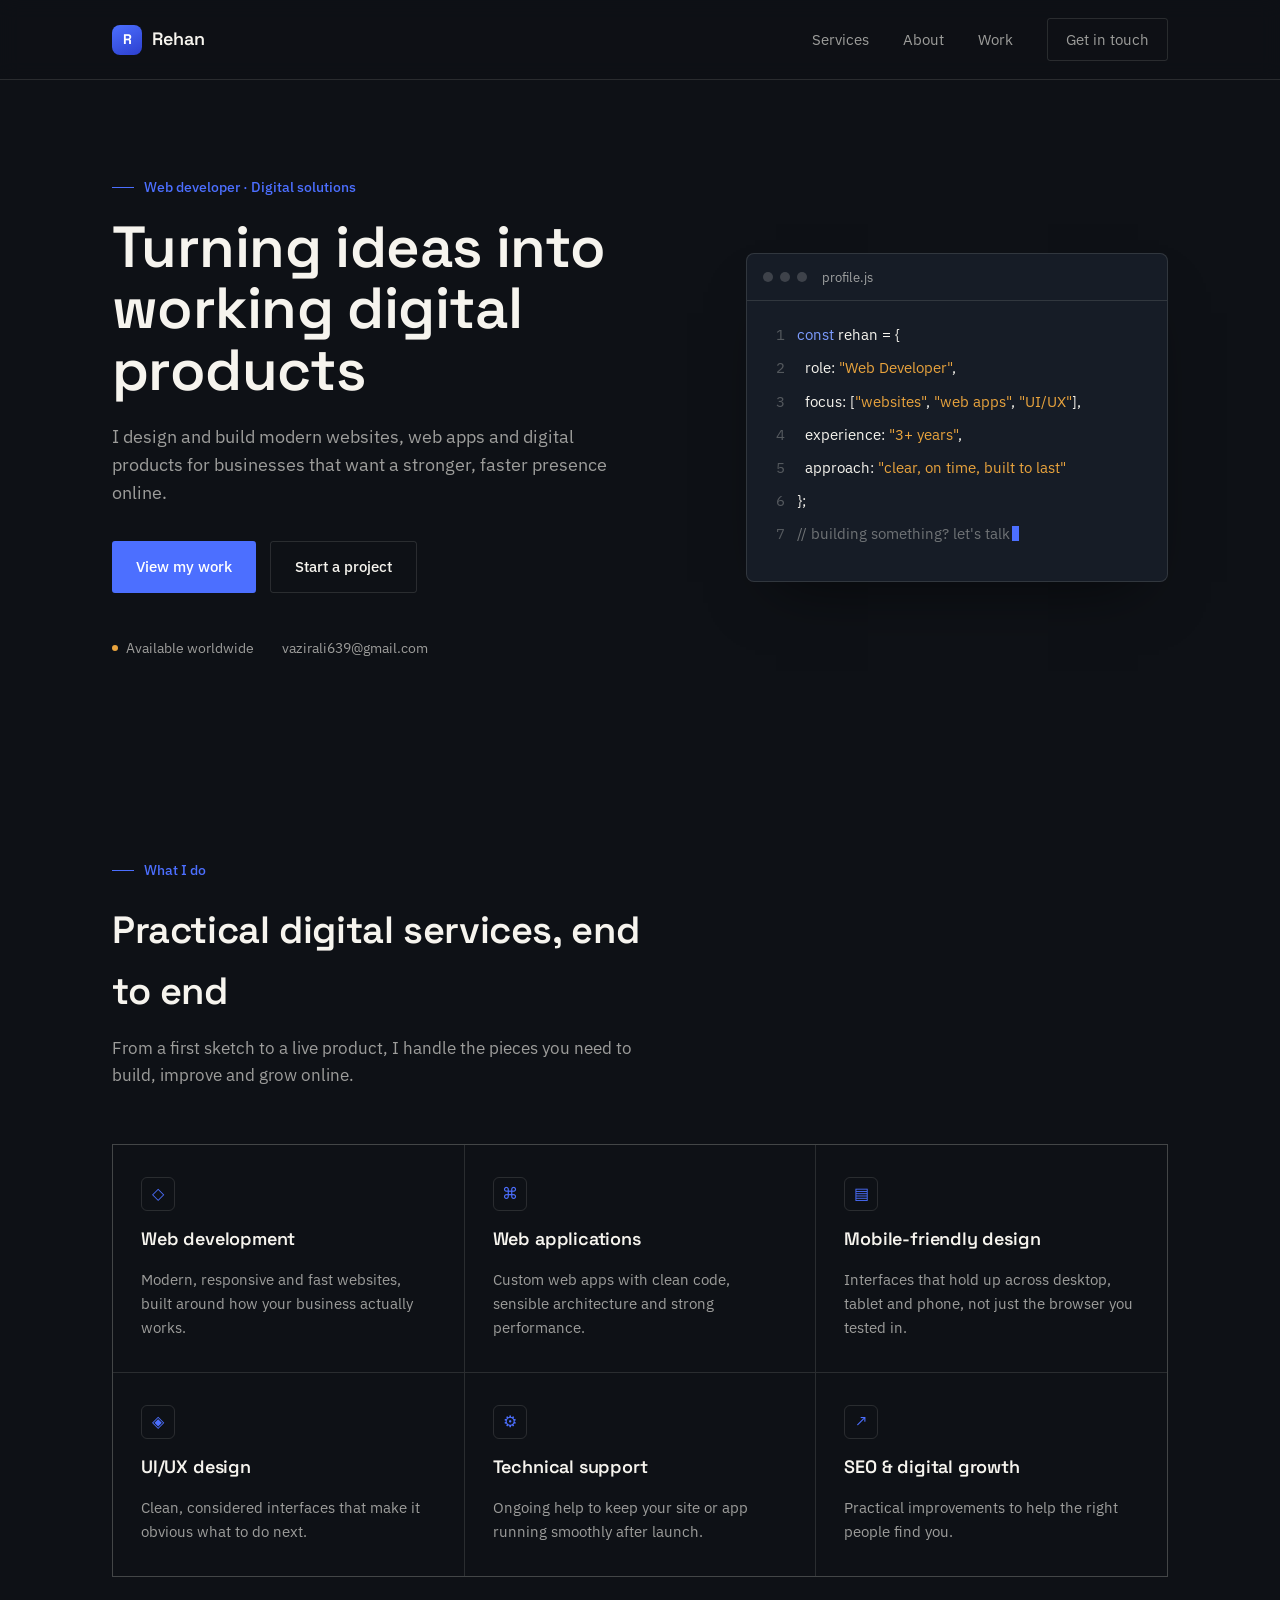
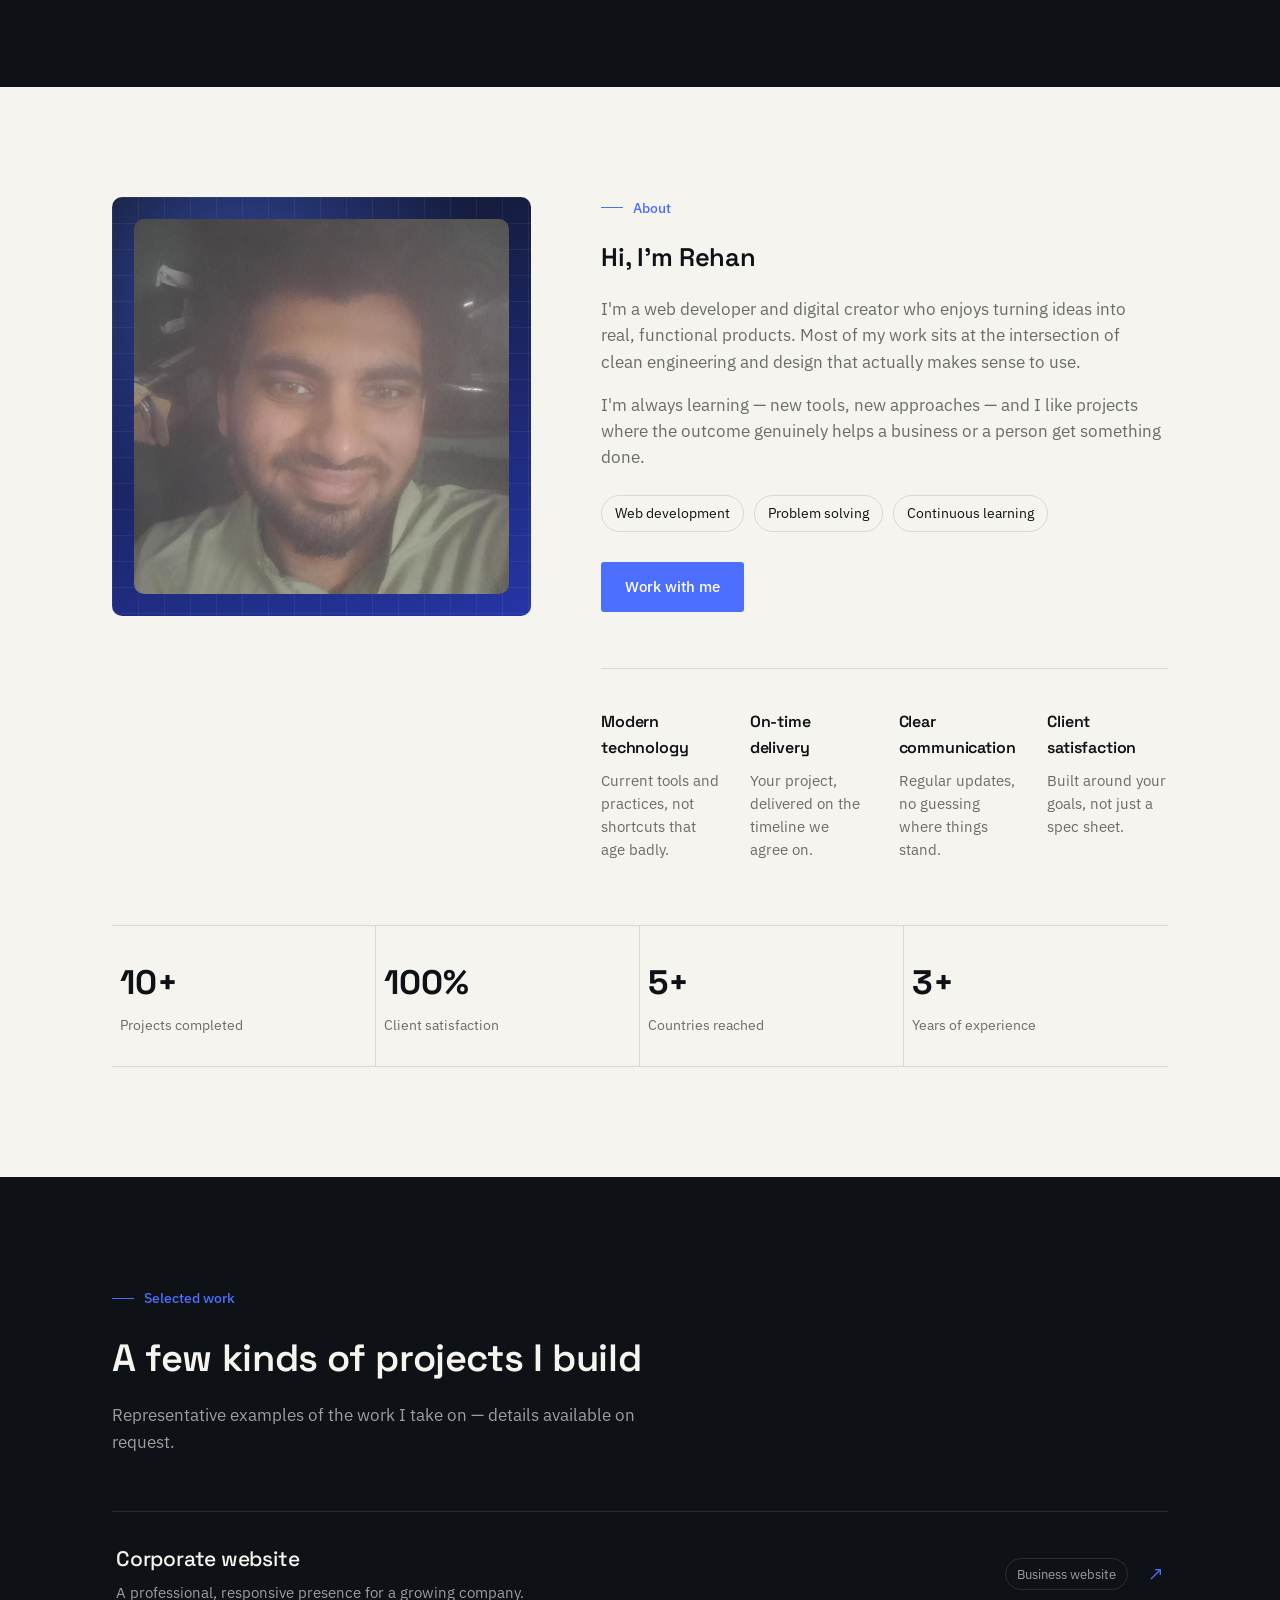
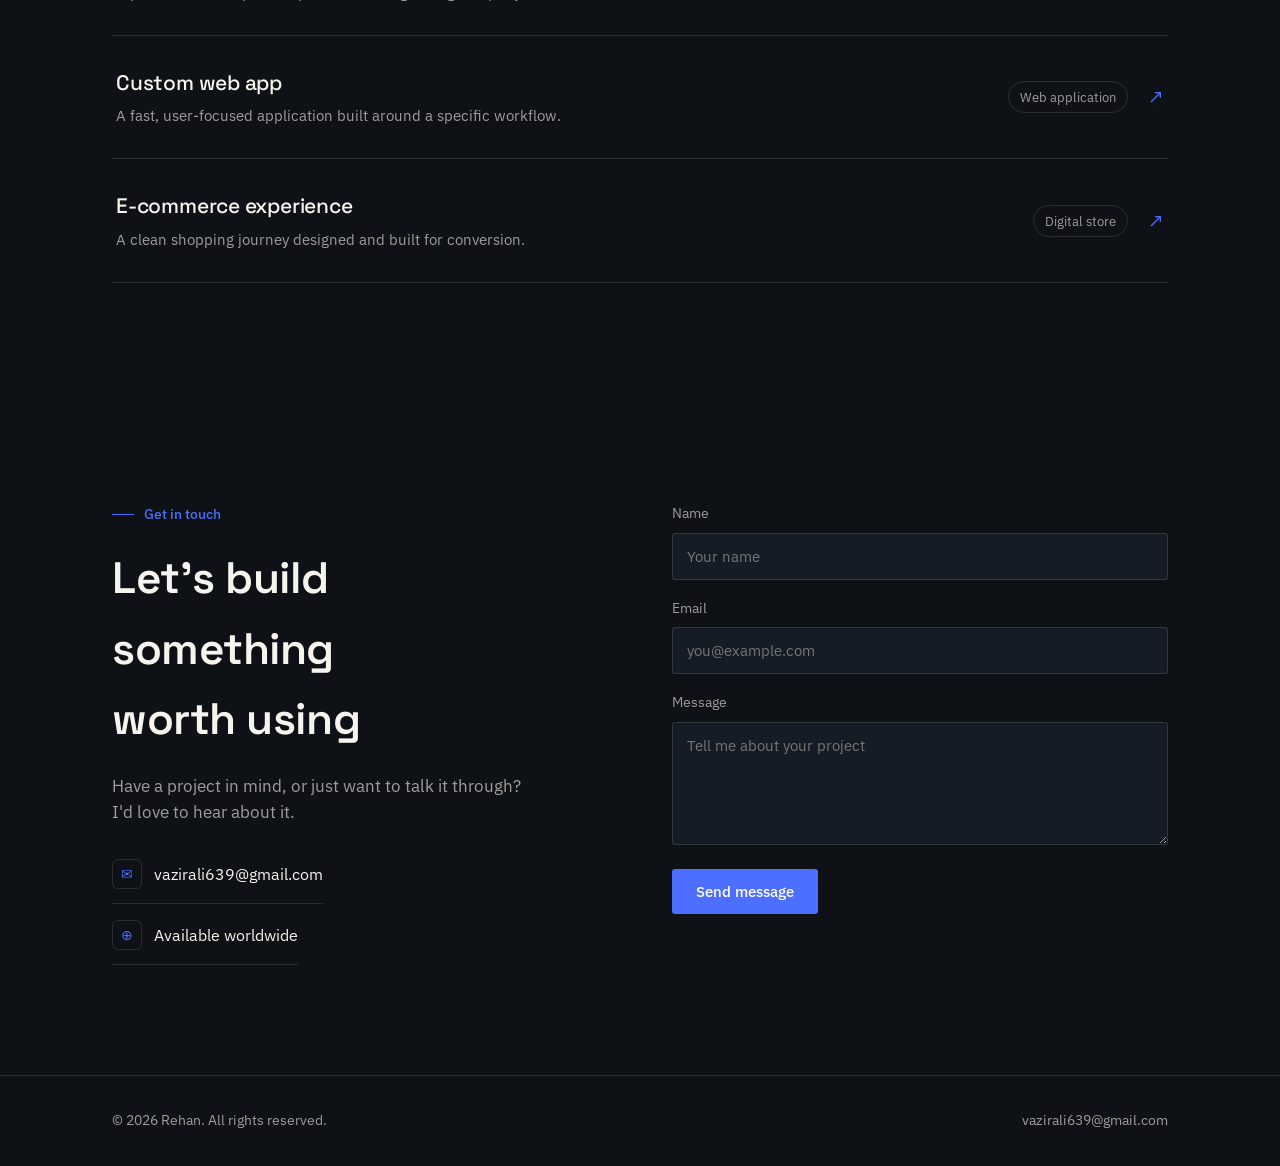
<file: index.html>
<!DOCTYPE html>
<html lang="en">
<head>
<meta charset="UTF-8">
<meta name="viewport" content="width=device-width, initial-scale=1.0">
<title>Rehan — Digital Solutions</title>
<meta name="description" content="Rehan builds modern websites, web apps and digital products for businesses that want to grow online.">
<meta name="theme-color" content="#0E1116">
<link rel="preconnect" href="https://fonts.googleapis.com">
<link rel="preconnect" href="https://fonts.gstatic.com" crossorigin>
<link href="https://fonts.googleapis.com/css2?family=Space+Grotesk:wght@400;500;600;700&family=IBM+Plex+Sans:ital,wght@0,400;0,500;0,600;1,400&display=swap" rel="stylesheet">
<style>
  :root{
    --ink:#0E1116;
    --panel:#161C26;
    --line: rgba(246,244,238,0.12);
    --paper:#F6F4EE;
    --paper-line: rgba(14,17,22,0.12);
    --cobalt:#4C6FFF;
    --amber:#E8A33D;
    --muted-dark: rgba(246,244,238,0.62);
    --muted-light: rgba(14,17,22,0.6);
    --radius: 3px;
  }
  *{box-sizing:border-box;}
  html{scroll-behavior:smooth;}
  body{
    margin:0;
    background:var(--ink);
    color:var(--paper);
    font-family:'IBM Plex Sans', sans-serif;
    font-size:17px;
    line-height:1.6;
    -webkit-font-smoothing:antialiased;
  }
  h1,h2,h3{
    font-family:'Space Grotesk', sans-serif;
    font-weight:600;
    margin:0;
    letter-spacing:-0.01em;
  }
  a{color:inherit; text-decoration:none;}
  img{max-width:100%; display:block;}
  .wrap{max-width:1120px; margin:0 auto; padding:0 32px;}
  section{padding:110px 0;}
  @media (max-width:640px){ section{padding:72px 0;} .wrap{padding:0 22px;} }

  /* Focus visibility */
  a:focus-visible, button:focus-visible{
    outline:2px solid var(--cobalt);
    outline-offset:3px;
  }

  /* ---------- NAV ---------- */
  header.site{
    position:sticky; top:0; z-index:40;
    background:rgba(14,17,22,0.86);
    backdrop-filter:blur(10px);
    border-bottom:1px solid var(--line);
  }
  .nav{
    display:flex; align-items:center; justify-content:space-between;
    padding:18px 32px; max-width:1120px; margin:0 auto;
  }
  .brand{
    display:flex; align-items:center; gap:10px;
    font-family:'Space Grotesk', sans-serif;
    font-weight:600; font-size:18px;
  }
  .brand .mark{
    width:30px; height:30px; border-radius:8px;
    background:linear-gradient(155deg, var(--cobalt), #2C3FCF);
    display:flex; align-items:center; justify-content:center;
    font-size:14px; font-weight:700; color:#fff;
  }
  .nav-links{display:flex; align-items:center; gap:34px;}
  .nav-links a{
    font-size:14.5px; color:var(--muted-dark);
    transition:color .15s ease;
  }
  .nav-links a:hover{color:var(--paper);}
  .nav-cta{
    font-size:14.5px; color:var(--paper);
    border:1px solid var(--line);
    padding:9px 18px; border-radius:var(--radius);
    transition:border-color .15s ease, background .15s ease;
    white-space:nowrap;
  }
  .nav-cta:hover{border-color:var(--cobalt); background:rgba(76,111,255,0.08);}
  .nav-toggle{display:none;}
  @media (max-width:760px){
    .nav-links a:not(.nav-cta){display:none;}
    .nav-cta{padding:8px 14px; font-size:13.5px;}
  }

  /* ---------- HERO ---------- */
  .hero{padding-top:96px; padding-bottom:90px;}
  .hero-grid{
    display:grid; grid-template-columns:1.15fr 0.85fr; gap:64px; align-items:center;
  }
  @media (max-width:900px){ .hero-grid{grid-template-columns:1fr; gap:52px;} }

  .kicker{
    font-size:14px; color:var(--cobalt); font-weight:500;
    margin-bottom:18px; display:flex; align-items:center; gap:10px;
  }
  .kicker::before{
    content:""; width:22px; height:1px; background:var(--cobalt);
  }
  .hero h1{
    font-size:clamp(38px, 5.4vw, 58px);
    line-height:1.06;
    max-width:15ch;
  }
  .hero p.lede{
    margin-top:22px; max-width:46ch;
    color:var(--muted-dark); font-size:17.5px;
  }
  .hero-actions{display:flex; gap:14px; margin-top:34px; flex-wrap:wrap;}
  .btn{
    display:inline-flex; align-items:center; gap:8px;
    padding:13px 24px; border-radius:var(--radius);
    font-size:15px; font-weight:500;
    transition:transform .15s ease, background .15s ease, border-color .15s ease;
  }
  .btn-primary{background:var(--cobalt); color:#fff;}
  .btn-primary:hover{background:#3B5CE6;}
  .btn-ghost{border:1px solid var(--line); color:var(--paper);}
  .btn-ghost:hover{border-color:var(--paper);}

  .hero-meta{
    margin-top:44px; display:flex; gap:28px; flex-wrap:wrap;
    font-size:14px; color:var(--muted-dark);
  }
  .hero-meta span{display:flex; align-items:center; gap:8px;}
  .dot{width:6px; height:6px; border-radius:50%; background:var(--amber); display:inline-block;}

  /* terminal card */
  .term{
    background:var(--panel); border:1px solid var(--line); border-radius:8px;
    overflow:hidden; box-shadow:0 30px 60px -30px rgba(0,0,0,0.6);
  }
  .term-bar{
    display:flex; align-items:center; gap:7px;
    padding:13px 16px; border-bottom:1px solid var(--line);
  }
  .term-bar i{width:10px; height:10px; border-radius:50%; background:rgba(246,244,238,0.18);}
  .term-title{
    margin-left:8px; font-size:12.5px; color:var(--muted-dark);
    font-family:'IBM Plex Sans',sans-serif;
  }
  .term-body{padding:22px 22px 26px; font-size:14.5px;}
  .term-body .ln{display:flex; gap:12px; margin-bottom:10px;}
  .term-body .ln .no{color:rgba(246,244,238,0.28); width:16px; text-align:right; flex:none;}
  .term-body .k{color:#7C9CFF;}
  .term-body .s{color:#E8A33D;}
  .term-body .c{color:rgba(246,244,238,0.4);}
  .cursor{display:inline-block; width:7px; height:15px; background:var(--cobalt); margin-left:2px; animation:blink 1.1s steps(1) infinite; vertical-align:-2px;}
  @keyframes blink{50%{opacity:0;}}

  /* ---------- SECTION HEADS ---------- */
  .section-head{max-width:56ch; margin-bottom:56px;}
  .section-head .kicker{color:var(--cobalt);}
  .section-head h2{font-size:clamp(28px,3.4vw,38px);}
  .on-paper .section-head h2, .on-paper .section-head p{color:var(--ink);}
  .on-paper .section-head p{color:var(--muted-light);}
  .section-head p{color:var(--muted-dark); margin-top:14px; font-size:16.5px;}

  /* ---------- SERVICES ---------- */
  .services-grid{
    display:grid; grid-template-columns:repeat(3, 1fr); gap:1px;
    background:var(--line); border:1px solid var(--line);
  }
  @media (max-width:820px){ .services-grid{grid-template-columns:repeat(2,1fr);} }
  @media (max-width:560px){ .services-grid{grid-template-columns:1fr;} }
  .service{
    background:var(--ink); padding:32px 28px; min-height:180px;
    display:flex; flex-direction:column; gap:14px;
    transition:background .18s ease;
  }
  .service:hover{background:#12161F;}
  .service .glyph{
    width:34px; height:34px; border:1px solid var(--line); border-radius:6px;
    display:flex; align-items:center; justify-content:center; color:var(--cobalt);
    font-size:16px;
  }
  .service h3{font-size:18px;}
  .service p{margin:0; font-size:15px; color:var(--muted-dark);}

  /* ---------- ABOUT ---------- */
  .about{background:var(--paper); color:var(--ink);}
  .about-grid{
    display:grid; grid-template-columns:0.85fr 1.15fr; gap:70px; align-items:start;
  }
  @media (max-width:900px){ .about-grid{grid-template-columns:1fr; gap:44px;} }
  .avatar{
    width:100%; aspect-ratio:1/1; border-radius:10px;
    background:
      radial-gradient(circle at 30% 20%, rgba(76,111,255,0.5), transparent 55%),
      linear-gradient(160deg, #10141C, #2C3FCF 130%);
    position:relative; overflow:hidden;
    display:flex; align-items:flex-end; padding:22px;
  }
  .avatar::before{
    content:""; position:absolute; inset:0;
    background-image:
      linear-gradient(rgba(246,244,238,0.06) 1px, transparent 1px),
      linear-gradient(90deg, rgba(246,244,238,0.06) 1px, transparent 1px);
    background-size:26px 26px;
  }
  .avatar img{
    width:100%; height:100%; object-fit:cover; border-radius:10px;
    position:relative; z-index:1;
  }
  .about-body p{color:var(--muted-light); font-size:16.5px; max-width:56ch;}
  .about-tags{display:flex; gap:10px; flex-wrap:wrap; margin:24px 0 30px;}
  .about-tags span{
    font-size:13.5px; padding:7px 13px; border:1px solid var(--paper-line);
    border-radius:20px; color:var(--ink);
  }

  .why-grid{
    margin-top:56px; display:grid; grid-template-columns:repeat(4,1fr); gap:28px;
    border-top:1px solid var(--paper-line); padding-top:40px;
  }
  @media (max-width:900px){ .why-grid{grid-template-columns:repeat(2,1fr);} }
  @media (max-width:520px){ .why-grid{grid-template-columns:1fr;} }
  .why h3{font-size:16px; color:var(--ink); margin-bottom:8px;}
  .why p{margin:0; font-size:14.5px; color:var(--muted-light);}

  .stats{
    margin-top:64px; display:grid; grid-template-columns:repeat(4,1fr);
    border-top:1px solid var(--paper-line); border-bottom:1px solid var(--paper-line);
  }
  @media (max-width:640px){ .stats{grid-template-columns:repeat(2,1fr);} }
  .stat{
    padding:30px 8px; text-align:left; border-right:1px solid var(--paper-line);
  }
  .stat:last-child{border-right:none;}
  .stat .num{
    font-family:'Space Grotesk',sans-serif; font-weight:700; font-size:34px; color:var(--ink);
  }
  .stat .label{font-size:13.5px; color:var(--muted-light); margin-top:4px;}

  /* ---------- PORTFOLIO ---------- */
  .work-list{display:flex; flex-direction:column;}
  .work-item{
    display:grid; grid-template-columns:1fr auto auto; align-items:center; gap:20px;
    padding:30px 4px; border-top:1px solid var(--line);
    transition:padding-left .18s ease;
  }
  .work-list .work-item:last-child{border-bottom:1px solid var(--line);}
  .work-item:hover{padding-left:12px; background:rgba(76,111,255,0.05);}
  .work-item .tag{
    font-size:12.5px; color:var(--muted-dark); border:1px solid var(--line);
    padding:5px 11px; border-radius:20px; white-space:nowrap;
  }
  .work-item h3{font-size:21px; font-weight:500;}
  .work-item p{margin:5px 0 0; color:var(--muted-dark); font-size:15px;}
  .work-item .go{color:var(--cobalt); font-size:20px;}

  /* ---------- CONTACT ---------- */
  .contact-grid{
    display:grid; grid-template-columns:1fr 1fr; gap:64px; align-items:start;
  }
  @media (max-width:820px){ .contact-grid{grid-template-columns:1fr; gap:44px;} }
  .contact h2{font-size:clamp(30px,4vw,44px); max-width:12ch;}
  .contact p.lede{color:var(--muted-dark); margin-top:18px; max-width:42ch; font-size:16.5px;}
  .contact-info{margin-top:34px; display:flex; flex-direction:column; gap:16px;}
  .contact-info a{
    display:flex; align-items:center; gap:12px; font-size:16px;
    padding-bottom:14px; border-bottom:1px solid var(--line); width:fit-content;
  }
  .contact-info .ico{
    width:30px; height:30px; border:1px solid var(--line); border-radius:6px;
    display:flex; align-items:center; justify-content:center; color:var(--cobalt); font-size:14px;
  }

  form{display:flex; flex-direction:column; gap:18px;}
  .field{display:flex; flex-direction:column; gap:8px;}
  .field label{font-size:13.5px; color:var(--muted-dark);}
  .field input, .field textarea{
    background:var(--panel); border:1px solid var(--line); border-radius:var(--radius);
    padding:13px 14px; color:var(--paper); font-family:'IBM Plex Sans',sans-serif; font-size:15px;
    resize:vertical;
  }
  .field input:focus, .field textarea:focus{
    outline:none; border-color:var(--cobalt);
  }
  form .btn{align-self:flex-start; margin-top:6px; border:none; cursor:pointer; font-family:inherit;}

  /* ---------- FOOTER ---------- */
  footer{
    border-top:1px solid var(--line); padding:34px 0;
  }
  .footer-row{
    display:flex; align-items:center; justify-content:space-between; flex-wrap:wrap; gap:14px;
    font-size:13.5px; color:var(--muted-dark);
  }
  .footer-row a{color:var(--muted-dark);}
  .footer-row a:hover{color:var(--paper);}
</style>
</head>
<body>

<header class="site">
  <nav class="nav">
    <a href="#home" class="brand"><span class="mark">R</span>Rehan</a>
    <div class="nav-links">
      <a href="#services">Services</a>
      <a href="#about">About</a>
      <a href="#work">Work</a>
      <a href="#contact" class="nav-cta">Get in touch</a>
    </div>
  </nav>
</header>

<main>

  <!-- HERO -->
  <section class="hero" id="home">
    <div class="wrap hero-grid">
      <div>
        <div class="kicker">Web developer · Digital solutions</div>
        <h1>Turning ideas into working digital products</h1>
        <p class="lede">I design and build modern websites, web apps and digital products for businesses that want a stronger, faster presence online.</p>
        <div class="hero-actions">
          <a href="#work" class="btn btn-primary">View my work</a>
          <a href="#contact" class="btn btn-ghost">Start a project</a>
        </div>
        <div class="hero-meta">
          <span><span class="dot"></span>Available worldwide</span>
          <span>vazirali639@gmail.com</span>
        </div>
      </div>

      <div class="term">
        <div class="term-bar">
          <i></i><i></i><i></i>
          <span class="term-title">profile.js</span>
        </div>
        <div class="term-body">
          <div class="ln"><span class="no">1</span><span><span class="k">const</span> rehan = {</span></div>
          <div class="ln"><span class="no">2</span><span>&nbsp;&nbsp;role: <span class="s">"Web Developer"</span>,</span></div>
          <div class="ln"><span class="no">3</span><span>&nbsp;&nbsp;focus: [<span class="s">"websites"</span>, <span class="s">"web apps"</span>, <span class="s">"UI/UX"</span>],</span></div>
          <div class="ln"><span class="no">4</span><span>&nbsp;&nbsp;experience: <span class="s">"3+ years"</span>,</span></div>
          <div class="ln"><span class="no">5</span><span>&nbsp;&nbsp;approach: <span class="s">"clear, on time, built to last"</span></span></div>
          <div class="ln"><span class="no">6</span><span>};</span></div>
          <div class="ln"><span class="no">7</span><span class="c">// building something? let's talk<span class="cursor"></span></span></div>
        </div>
      </div>
    </div>
  </section>

  <!-- SERVICES -->
  <section id="services">
    <div class="wrap">
      <div class="section-head">
        <div class="kicker">What I do</div>
        <h2>Practical digital services, end to end</h2>
        <p>From a first sketch to a live product, I handle the pieces you need to build, improve and grow online.</p>
      </div>

      <div class="services-grid">
        <div class="service">
          <div class="glyph">◇</div>
          <h3>Web development</h3>
          <p>Modern, responsive and fast websites, built around how your business actually works.</p>
        </div>
        <div class="service">
          <div class="glyph">⌘</div>
          <h3>Web applications</h3>
          <p>Custom web apps with clean code, sensible architecture and strong performance.</p>
        </div>
        <div class="service">
          <div class="glyph">▤</div>
          <h3>Mobile-friendly design</h3>
          <p>Interfaces that hold up across desktop, tablet and phone, not just the browser you tested in.</p>
        </div>
        <div class="service">
          <div class="glyph">◈</div>
          <h3>UI/UX design</h3>
          <p>Clean, considered interfaces that make it obvious what to do next.</p>
        </div>
        <div class="service">
          <div class="glyph">⚙</div>
          <h3>Technical support</h3>
          <p>Ongoing help to keep your site or app running smoothly after launch.</p>
        </div>
        <div class="service">
          <div class="glyph">↗</div>
          <h3>SEO &amp; digital growth</h3>
          <p>Practical improvements to help the right people find you.</p>
        </div>
      </div>
    </div>
  </section>

  <!-- ABOUT -->
  <section class="about" id="about">
    <div class="wrap">
      <div class="about-grid">
        <div class="avatar">
          <img src="profile.jpg" alt="Profile photo of Rehan">
        </div>

        <div class="about-body">
          <div class="kicker">About</div>
          <h2 style="margin-bottom:18px;">Hi, I'm Rehan</h2>
          <p>I'm a web developer and digital creator who enjoys turning ideas into real, functional products. Most of my work sits at the intersection of clean engineering and design that actually makes sense to use.</p>
          <p>I'm always learning — new tools, new approaches — and I like projects where the outcome genuinely helps a business or a person get something done.</p>
          <div class="about-tags">
            <span>Web development</span>
            <span>Problem solving</span>
            <span>Continuous learning</span>
          </div>
          <a href="#contact" class="btn btn-primary" style="display:inline-flex; width:fit-content;">Work with me</a>

          <div class="why-grid">
            <div class="why">
              <h3>Modern technology</h3>
              <p>Current tools and practices, not shortcuts that age badly.</p>
            </div>
            <div class="why">
              <h3>On-time delivery</h3>
              <p>Your project, delivered on the timeline we agree on.</p>
            </div>
            <div class="why">
              <h3>Clear communication</h3>
              <p>Regular updates, no guessing where things stand.</p>
            </div>
            <div class="why">
              <h3>Client satisfaction</h3>
              <p>Built around your goals, not just a spec sheet.</p>
            </div>
          </div>
        </div>
      </div>

      <div class="stats">
        <div class="stat"><div class="num">10+</div><div class="label">Projects completed</div></div>
        <div class="stat"><div class="num">100%</div><div class="label">Client satisfaction</div></div>
        <div class="stat"><div class="num">5+</div><div class="label">Countries reached</div></div>
        <div class="stat"><div class="num">3+</div><div class="label">Years of experience</div></div>
      </div>
    </div>
  </section>

  <!-- WORK -->
  <section id="work">
    <div class="wrap">
      <div class="section-head">
        <div class="kicker">Selected work</div>
        <h2>A few kinds of projects I build</h2>
        <p>Representative examples of the work I take on — details available on request.</p>
      </div>

      <div class="work-list">
        <div class="work-item">
          <div>
            <h3>Corporate website</h3>
            <p>A professional, responsive presence for a growing company.</p>
          </div>
          <span class="tag">Business website</span>
          <span class="go">↗</span>
        </div>
        <div class="work-item">
          <div>
            <h3>Custom web app</h3>
            <p>A fast, user-focused application built around a specific workflow.</p>
          </div>
          <span class="tag">Web application</span>
          <span class="go">↗</span>
        </div>
        <div class="work-item">
          <div>
            <h3>E-commerce experience</h3>
            <p>A clean shopping journey designed and built for conversion.</p>
          </div>
          <span class="tag">Digital store</span>
          <span class="go">↗</span>
        </div>
      </div>
    </div>
  </section>

  <!-- CONTACT -->
  <section id="contact">
    <div class="wrap contact-grid">
      <div class="contact">
        <div class="kicker">Get in touch</div>
        <h2>Let's build something worth using</h2>
        <p class="lede">Have a project in mind, or just want to talk it through? I'd love to hear about it.</p>

        <div class="contact-info">
          <a href="mailto:vazirali639@gmail.com">
            <span class="ico">✉</span> vazirali639@gmail.com
          </a>
          <a href="#">
            <span class="ico">⊕</span> Available worldwide
          </a>
        </div>
      </div>

      <form onsubmit="event.preventDefault(); alert('Thanks — this form is a template. Connect it to a form backend or mailto action to receive messages.');">
        <div class="field">
          <label for="name">Name</label>
          <input id="name" name="name" type="text" required placeholder="Your name">
        </div>
        <div class="field">
          <label for="email">Email</label>
          <input id="email" name="email" type="email" required placeholder="you@example.com">
        </div>
        <div class="field">
          <label for="message">Message</label>
          <textarea id="message" name="message" rows="5" required placeholder="Tell me about your project"></textarea>
        </div>
        <button type="submit" class="btn btn-primary">Send message</button>
      </form>
    </div>
  </section>

</main>

<footer>
  <div class="wrap footer-row">
    <span>© <span id="year"></span> Rehan. All rights reserved.</span>
    <a href="mailto:vazirali639@gmail.com">vazirali639@gmail.com</a>
  </div>
</footer>

<script>
  document.getElementById('year').textContent = new Date().getFullYear();
</script>

</body>
</html>
</file>
